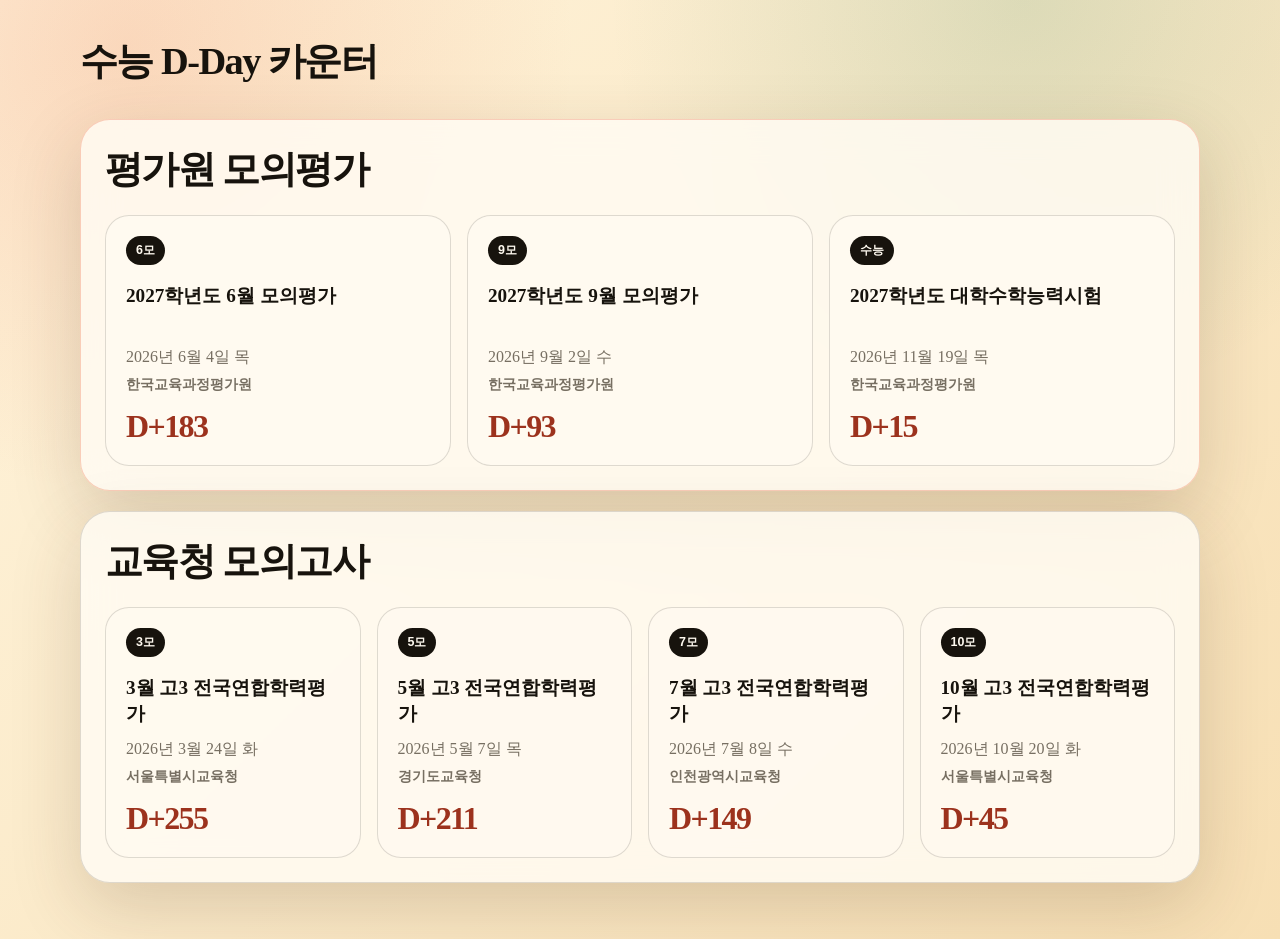
<file: Index.html>
<!doctype html>
<html lang="ko">
  <head>
    <meta charset="UTF-8" />
    <meta name="viewport" content="width=device-width, initial-scale=1.0" />
    <meta name="theme-color" content="#17130d" />
    <title>수능 D-Day 카운터</title>
    <style>
      :root {
        --ink: #17130d;
        --muted: #776f62;
        --panel: rgba(255, 252, 244, 0.84);
        --line: rgba(23, 19, 13, 0.14);
        --accent: #e85d35;
        --accent-dark: #9c321d;
        --shadow: 0 24px 70px rgba(73, 47, 22, 0.18);
      }

      * {
        box-sizing: border-box;
      }

      body {
        margin: 0;
        color: var(--ink);
        font-family: Georgia, "Noto Serif KR", serif;
        background:
          radial-gradient(circle at 10% 5%, rgba(232, 93, 53, 0.18), transparent 28rem),
          radial-gradient(circle at 80% 0%, rgba(31, 122, 77, 0.14), transparent 26rem),
          linear-gradient(135deg, #fff4dc 0%, #f7dfb4 100%);
        min-height: 100vh;
      }

      .hero,
      main {
        width: min(1120px, calc(100% - 32px));
        margin: 0 auto;
      }

      .hero {
        padding: 36px 0 22px;
      }

      h1,
      h2,
      h3,
      p {
        margin-top: 0;
      }

      h2 {
        margin-bottom: 0;
        font-size: clamp(1.5rem, 3vw, 2.4rem);
        letter-spacing: -0.04em;
      }

      main {
        display: grid;
        gap: 20px;
        padding: 10px 0 56px;
      }

      .panel {
        border: 1px solid var(--line);
        border-radius: 30px;
        padding: 24px;
        background: var(--panel);
        box-shadow: var(--shadow);
        backdrop-filter: blur(18px);
      }

      .lead-panel {
        border-color: rgba(232, 93, 53, 0.28);
      }

      .section-head {
        display: flex;
        align-items: center;
        justify-content: space-between;
        gap: 12px;
      }

      .cards {
        display: grid;
        grid-template-columns: repeat(auto-fit, minmax(220px, 1fr));
        gap: 16px;
        margin-top: 20px;
      }

      .cards.major-cards {
        grid-template-columns: repeat(3, minmax(0, 1fr));
      }

      .event-card {
        min-height: 178px;
        padding: 20px;
        border: 1px solid var(--line);
        border-radius: 24px;
        background: #fffaf0;
      }

      .compact-cards .event-card {
        min-height: 150px;
        background: rgba(255, 250, 240, 0.72);
      }

      .event-card h3 {
        min-height: 54px;
        margin: 18px 0 10px;
        font-size: 1.2rem;
      }

      .date-line {
        margin-bottom: 8px;
        color: var(--muted);
      }

      .organizer-line {
        min-height: 20px;
        margin-bottom: 0;
        color: var(--muted);
        font-family: "Trebuchet MS", sans-serif;
        font-size: 0.86rem;
        font-weight: 800;
      }

      .dday {
        display: block;
        margin-top: 12px;
        color: var(--accent-dark);
        font-size: 2rem;
        letter-spacing: -0.05em;
      }

      .badge {
        display: inline-flex;
        align-items: center;
        border-radius: 999px;
        padding: 6px 10px;
        color: #fffaf0;
        background: var(--ink);
        font-family: "Trebuchet MS", sans-serif;
        font-size: 0.78rem;
        font-weight: 800;
      }

      .muted {
        color: var(--muted);
      }

      @media (max-width: 820px) {
        .hero,
        main {
          width: min(100% - 24px, 520px);
        }

        .hero {
          padding: 24px 0 14px;
        }

        h2 {
          font-size: 1.55rem;
        }

        main {
          gap: 14px;
          padding-bottom: 32px;
        }

        .panel {
          border-radius: 22px;
          padding: 16px;
        }

        .section-head {
          align-items: flex-start;
          flex-direction: column;
          gap: 4px;
        }

        .cards,
        .cards.major-cards {
          grid-template-columns: 1fr;
          gap: 10px;
          margin-top: 14px;
        }

        .event-card,
        .compact-cards .event-card {
          display: grid;
          grid-template-columns: auto 1fr auto;
          gap: 4px 10px;
          align-items: center;
          min-height: 0;
          border-radius: 18px;
          padding: 14px;
        }

        .badge {
          grid-row: 1 / span 2;
          justify-self: start;
          padding: 6px 9px;
          font-size: 0.72rem;
        }

        .event-card h3 {
          min-height: 0;
          margin: 0;
          font-size: 1rem;
          line-height: 1.28;
        }

        .date-line,
        .organizer-line {
          margin: 0;
          font-size: 0.86rem;
          line-height: 1.3;
        }

        .organizer-line {
          min-height: 0;
          grid-column: 2 / 4;
        }

        .dday {
          grid-column: 3;
          grid-row: 1 / span 2;
          margin: 0;
          font-size: 1.45rem;
          text-align: right;
          white-space: nowrap;
        }
      }
    </style>
  </head>
  <body>
    <header class="hero">
      <div class="title-block">
        <h2>수능 D-Day 카운터</h2>
      </div>
    </header>

    <main>
      <section class="panel lead-panel">
        <div class="section-head">
          <div>
            <h2>평가원 모의평가</h2>
          </div>
        </div>
        <div class="cards major-cards" id="majorCards"></div>
      </section>

      <section class="panel">
        <div class="section-head">
          <div>
            <h2>교육청 모의고사</h2>
          </div>
        </div>
        <div class="cards compact-cards" id="otherCards"></div>
      </section>
    </main>

    <template id="cardTemplate">
      <article class="event-card">
        <span class="badge"></span>
        <h3></h3>
        <p class="date-line"></p>
        <p class="organizer-line"></p>
        <strong class="dday"></strong>
      </article>
    </template>

    <script>
      const MAJOR_TYPES = new Set(["6모", "9모", "수능"]);

      const EVENTS = [
        {
          id: "2026-march-mock",
          year: 2026,
          type: "3모",
          name: "3월 고3 전국연합학력평가",
          date: "2026-03-24",
          organizer: "서울특별시교육청",
          active: true,
        },
        {
          id: "2026-may-mock",
          year: 2026,
          type: "5모",
          name: "5월 고3 전국연합학력평가",
          date: "2026-05-07",
          organizer: "경기도교육청",
          active: true,
        },
        {
          id: "2026-june-mock",
          year: 2026,
          type: "6모",
          name: "2027학년도 6월 모의평가",
          date: "2026-06-04",
          organizer: "한국교육과정평가원",
          active: true,
        },
        {
          id: "2026-july-mock",
          year: 2026,
          type: "7모",
          name: "7월 고3 전국연합학력평가",
          date: "2026-07-08",
          organizer: "인천광역시교육청",
          active: true,
        },
        {
          id: "2026-september-mock",
          year: 2026,
          type: "9모",
          name: "2027학년도 9월 모의평가",
          date: "2026-09-02",
          organizer: "한국교육과정평가원",
          active: true,
        },
        {
          id: "2026-october-mock",
          year: 2026,
          type: "10모",
          name: "10월 고3 전국연합학력평가",
          date: "2026-10-20",
          organizer: "서울특별시교육청",
          active: true,
        },
        {
          id: "2026-suneung",
          year: 2026,
          type: "수능",
          name: "2027학년도 대학수학능력시험",
          date: "2026-11-19",
          organizer: "한국교육과정평가원",
          active: true,
        },
      ];

      const elements = {
        majorCards: document.querySelector("#majorCards"),
        otherCards: document.querySelector("#otherCards"),
        template: document.querySelector("#cardTemplate"),
      };

      function toDateKey(date) {
        const year = date.getFullYear();
        const month = String(date.getMonth() + 1).padStart(2, "0");
        const day = String(date.getDate()).padStart(2, "0");
        return `${year}-${month}-${day}`;
      }

      function parseLocalDate(dateKey) {
        const [year, month, day] = dateKey.split("-").map(Number);
        return new Date(year, month - 1, day);
      }

      function todayKey() {
        return toDateKey(new Date());
      }

      function daysUntil(dateKey) {
        const today = parseLocalDate(todayKey());
        const target = parseLocalDate(dateKey);
        return Math.ceil((target - today) / 86400000);
      }

      function formatDate(dateKey) {
        return new Intl.DateTimeFormat("ko-KR", {
          year: "numeric",
          month: "long",
          day: "numeric",
          weekday: "short",
        })
          .format(parseLocalDate(dateKey))
          .replace(/\.$/, "");
      }

      function formatDday(dateKey) {
        const days = daysUntil(dateKey);
        if (days === 0) return "D-Day";
        if (days > 0) return `D-${days}`;
        return `D+${Math.abs(days)}`;
      }

      function normalizeEvents(events) {
        return events
          .filter((event) => event.active !== false)
          .map((event) => ({
            id: event.id || `${event.year}-${event.type}-${event.date}`,
            year: Number(event.year),
            type: event.type || "기타",
            name: event.name || "이름 없는 일정",
            date: event.date,
            organizer: event.organizer || "",
          }))
          .sort((a, b) => a.date.localeCompare(b.date));
      }

      function renderCards(container, events) {
        container.innerHTML = "";

        if (!events.length) {
          container.innerHTML = '<p class="muted">표시할 일정이 없습니다.</p>';
          return;
        }

        events.forEach((event) => {
          const card = elements.template.content.cloneNode(true);
          card.querySelector(".badge").textContent = event.type;
          card.querySelector("h3").textContent = event.name;
          card.querySelector(".date-line").textContent = formatDate(event.date);
          card.querySelector(".organizer-line").textContent = event.organizer;
          card.querySelector(".dday").textContent = formatDday(event.date);
          container.append(card);
        });
      }

      const events = normalizeEvents(EVENTS);
      renderCards(elements.majorCards, events.filter((event) => MAJOR_TYPES.has(event.type)));
      renderCards(elements.otherCards, events.filter((event) => !MAJOR_TYPES.has(event.type)));
    </script>
  </body>
</html>
</file>
